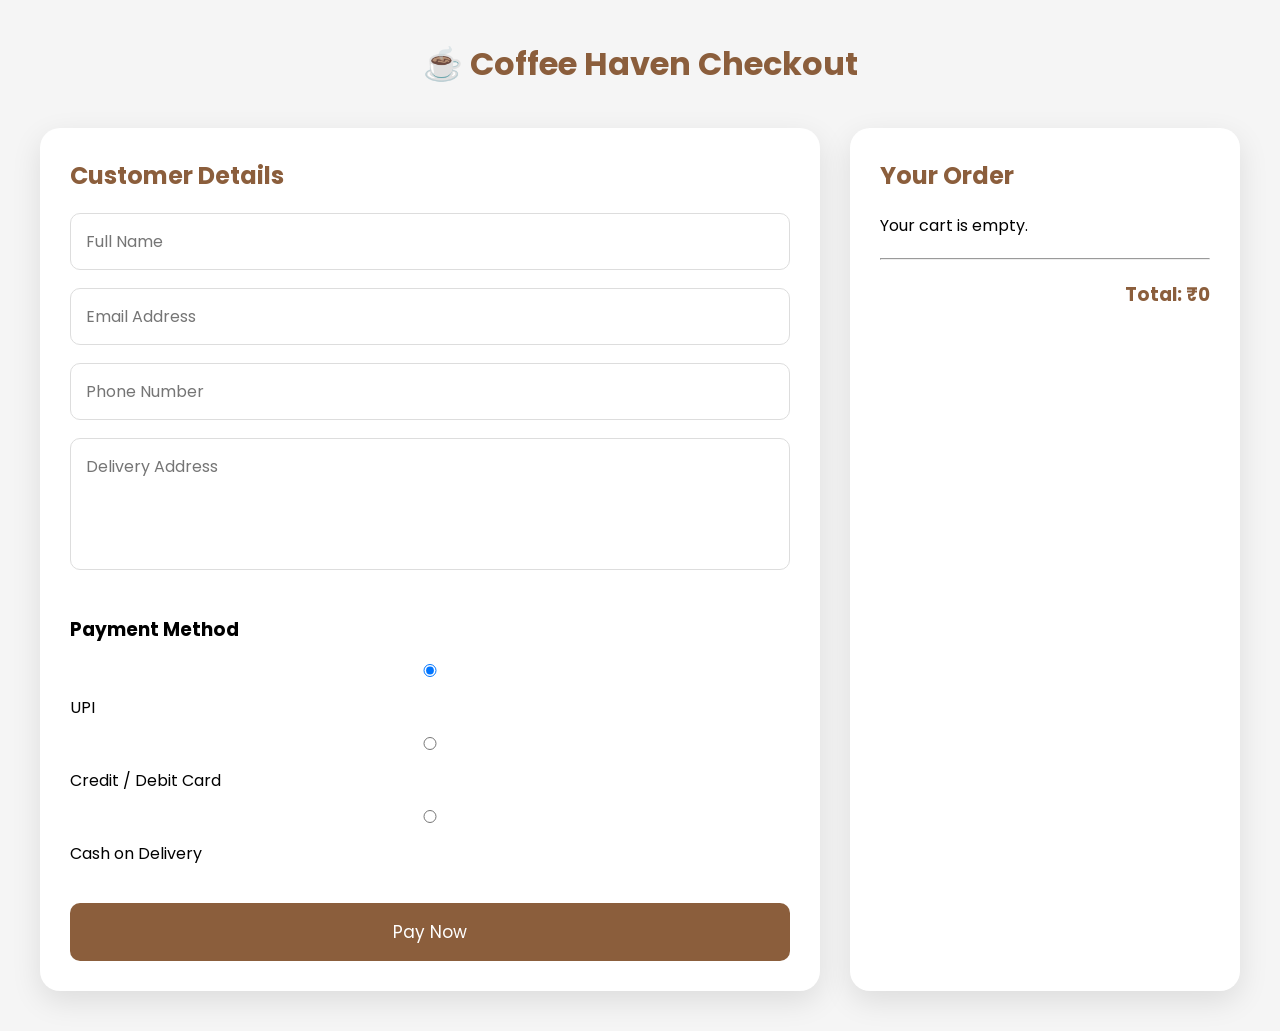
<file: checkout.html>
<!DOCTYPE html>
<html lang="en">

<head>

    <meta charset="UTF-8">

    <meta name="viewport" content="width=device-width, initial-scale=1.0">

    <title>Checkout | Coffee Haven</title>

    <link rel="stylesheet" href="checkout.css">

    <link rel="stylesheet"
        href="https://cdnjs.cloudflare.com/ajax/libs/font-awesome/6.7.2/css/all.min.css">

</head>

<body>

    <div class="checkout-container">

        <h1>☕ Coffee Haven Checkout</h1>

        <div class="checkout-grid">

            <!-- Customer Details -->

            <div class="customer-details">

                <h2>Customer Details</h2>

                <form id="checkoutForm">

                    <input
                        type="text"
                        id="name"
                        placeholder="Full Name"
                        required>

                    <input
                        type="email"
                        id="email"
                        placeholder="Email Address"
                        required>

                    <input
                        type="tel"
                        id="phone"
                        placeholder="Phone Number"
                        required>

                    <textarea
                        id="address"
                        rows="4"
                        placeholder="Delivery Address"
                        required></textarea>

                    <h3>Payment Method</h3>

                    <label>
                        <input
                            type="radio"
                            name="payment"
                            value="UPI"
                            checked>

                        UPI
                    </label>

                    <label>

                        <input
                            type="radio"
                            name="payment"
                            value="Card">

                        Credit / Debit Card

                    </label>

                    <label>

                        <input
                            type="radio"
                            name="payment"
                            value="Cash">

                        Cash on Delivery

                    </label>

                    <button type="submit">

                        Pay Now

                    </button>

                </form>

            </div>

            <!-- Order Summary -->

            <div class="order-summary">

                <h2>Your Order</h2>

                <div id="orderItems">

                </div>

                <hr>

                <h3>

                    Total:

                    ₹<span id="totalPrice">0</span>

                </h3>

            </div>

        </div>

    </div>

    <script src="checkout.js"></script>

</body>

</html>
</file>
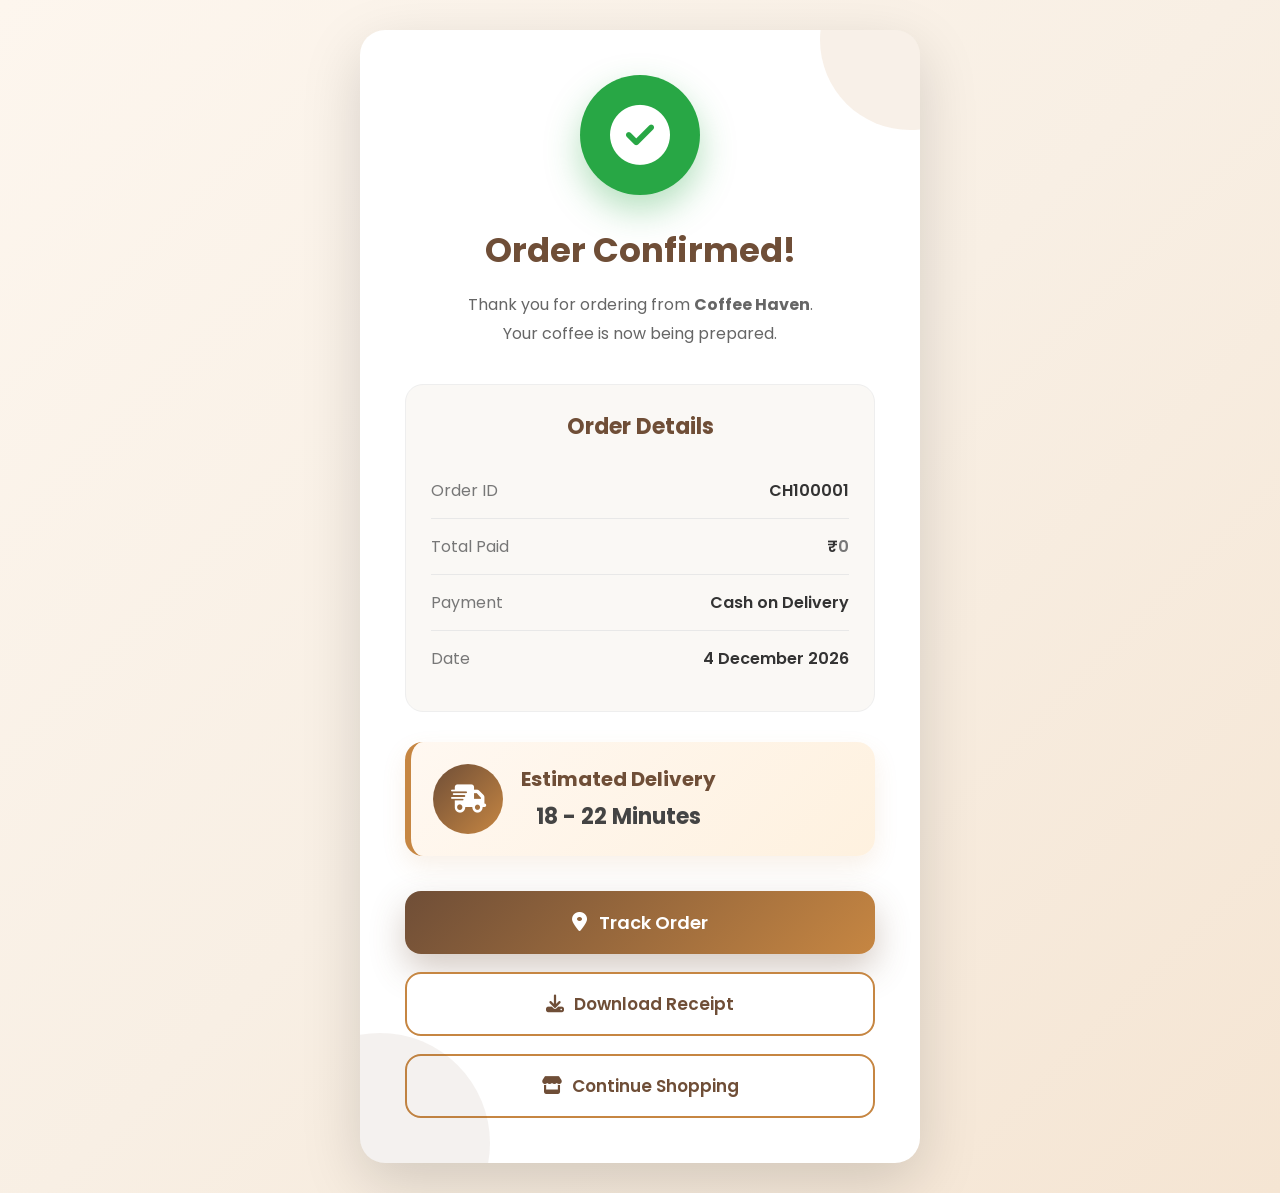
<file: success.html>
<!DOCTYPE html>
<html lang="en">
<head>
    <meta charset="UTF-8">
    <meta name="viewport" content="width=device-width, initial-scale=1.0">
    <title>Order Confirmed | Coffee Haven</title>

    <link rel="stylesheet" href="success.css">

    <!-- Font Awesome -->
    <link rel="stylesheet"
          href="https://cdnjs.cloudflare.com/ajax/libs/font-awesome/6.7.2/css/all.min.css">
</head>
<body>

<div class="success-container">

    <div class="success-card">

        <!-- Success Icon -->
        <div class="checkmark">
            <i class="fa-solid fa-circle-check"></i>
        </div>

        <h1>Order Confirmed!</h1>

        <p class="subtitle">
            Thank you for ordering from
            <strong>Coffee Haven</strong>.
            <br>
            Your coffee is now being prepared.
        </p>

        <!-- Order Details -->
        <div class="order-details">

            <h2>Order Details</h2>

            <div class="detail-row">
                <span>Order ID</span>
                <strong id="orderId"></strong>
            </div>

            <div class="detail-row">
                <span>Total Paid</span>
                <strong>₹<span id="orderTotal"></span></strong>
            </div>

            <div class="detail-row">
                <span>Payment</span>
                <strong id="paymentMethod"></strong>
            </div>

            <div class="detail-row">
                <span>Date</span>
                <strong id="orderDate"></strong>
            </div>

        </div>

        <!-- Delivery -->
        <div class="delivery-card">

            <div class="delivery-icon">
                <i class="fa-solid fa-truck-fast"></i>
            </div>

            <div>

                <h3>Estimated Delivery</h3>

                <p>18 - 22 Minutes</p>

            </div>

        </div>

        <!-- Buttons -->
        <div class="action-buttons">

            <a href="tracking.html" class="track-btn">
                <i class="fa-solid fa-location-dot"></i>
                Track Order
            </a>

            <button id="downloadReceipt" class="secondary-btn">
                <i class="fa-solid fa-download"></i>
                Download Receipt
            </button>

            <a href="index.html" class="secondary-btn">
                <i class="fa-solid fa-store"></i>
                Continue Shopping
            </a>

        </div>

    </div>

</div>

<script src="success.js"></script>

</body>
</html>
</file>
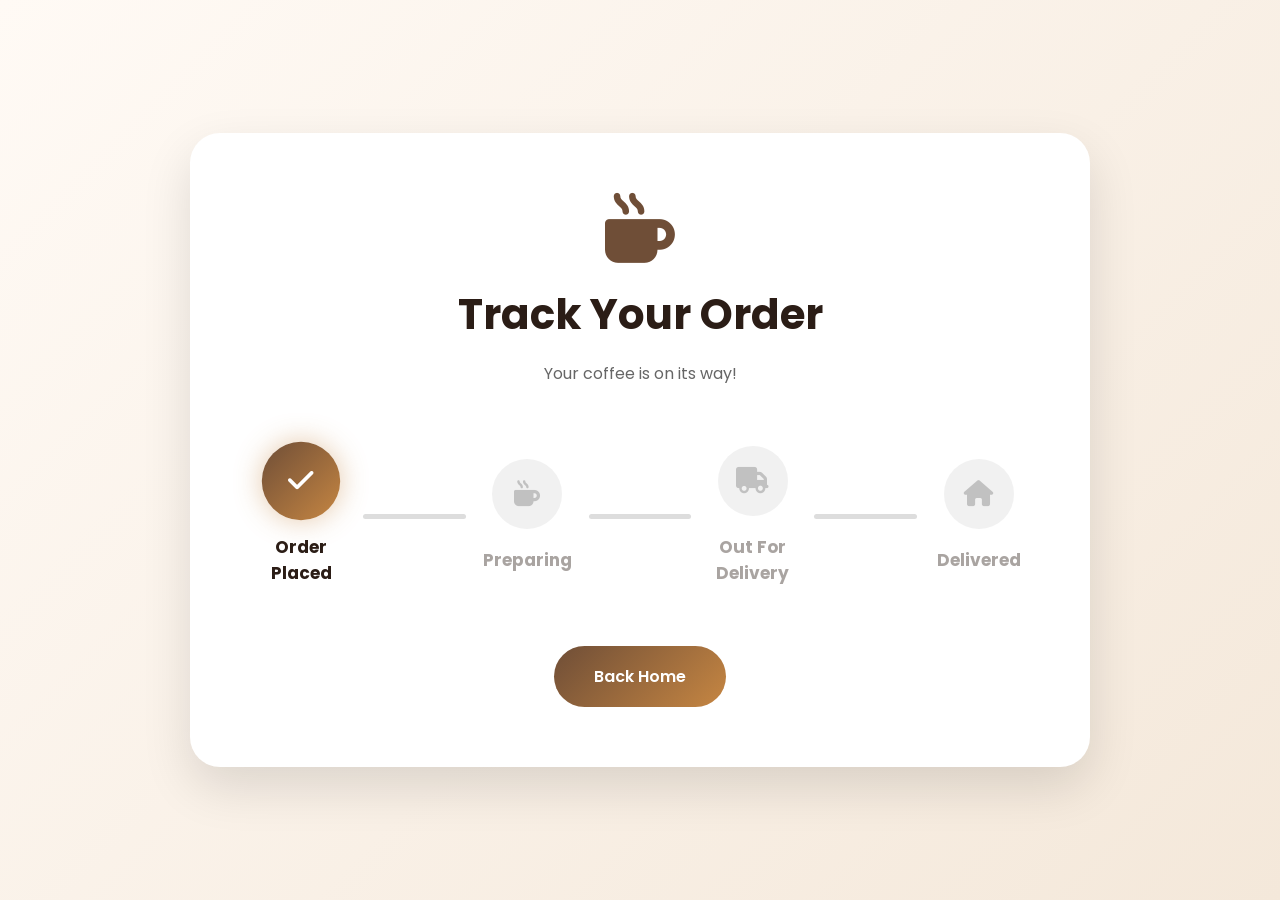
<file: tracking.html>
<!DOCTYPE html>
<html lang="en">
<head>
    <meta charset="UTF-8">
    <meta name="viewport" content="width=device-width, initial-scale=1.0">
    <title>Track Your Order | Coffee Haven</title>

    <link rel="stylesheet" href="style.css">

    <link rel="stylesheet"
    href="https://cdnjs.cloudflare.com/ajax/libs/font-awesome/6.7.2/css/all.min.css">
</head>

<body>

<section class="tracking-page">

    <div class="tracking-card">

        <i class="fa-solid fa-mug-hot tracking-icon"></i>

        <h1>Track Your Order</h1>

        <p>Your coffee is on its way!</p>

        <div class="timeline">

            <div class="step active">
                <div class="circle">
                    <i class="fa-solid fa-check"></i>
                </div>
                <h3>Order Placed</h3>
            </div>

            <div class="line"></div>

            <div class="step" id="prepare">
                <div class="circle">
                    <i class="fa-solid fa-mug-hot"></i>
                </div>
                <h3>Preparing</h3>
            </div>

            <div class="line"></div>

            <div class="step" id="delivery">
                <div class="circle">
                    <i class="fa-solid fa-truck"></i>
                </div>
                <h3>Out For Delivery</h3>
            </div>

            <div class="line"></div>

            <div class="step" id="done">
                <div class="circle">
                    <i class="fa-solid fa-house"></i>
                </div>
                <h3>Delivered</h3>
            </div>

        </div>

        <a href="index.html" class="primary-btn">
            Back Home
        </a>

    </div>

</section>

<script src="tracking.js"></script>

</body>
</html>
</file>
<file: checkout.css>
/* ===========================
   GOOGLE FONT
=========================== */

@import url('https://fonts.googleapis.com/css2?family=Poppins:wght@300;400;500;600;700;800&display=swap');

*{
    margin:0;
    padding:0;
    box-sizing:border-box;
    font-family:"Poppins",sans-serif;
}

body{

    background:#f5f5f5;

    min-height:100vh;

    padding:40px;

}

.checkout-container{

    max-width:1200px;

    margin:auto;

}

.checkout-container h1{

    text-align:center;

    margin-bottom:40px;

    color:#8B5E3C;

}

.checkout-grid{

    display:grid;

    grid-template-columns:2fr 1fr;

    gap:30px;

}

.customer-details,
.order-summary{

    background:white;

    padding:30px;

    border-radius:20px;

    box-shadow:0 10px 30px rgba(0,0,0,.1);

}

.customer-details h2,
.order-summary h2{

    margin-bottom:20px;

    color:#8B5E3C;

}

.customer-details input,
.customer-details textarea{

    width:100%;

    padding:15px;

    margin-bottom:18px;

    border:1px solid #ddd;

    border-radius:10px;

    outline:none;

    font-size:16px;

}

.customer-details textarea{

    resize:none;

}

.customer-details h3{

    margin:20px 0 15px;

}

.customer-details label{

    display:block;

    margin-bottom:12px;

    cursor:pointer;

}

.customer-details button{

    width:100%;

    margin-top:25px;

    padding:16px;

    background:#8B5E3C;

    color:white;

    border:none;

    border-radius:10px;

    cursor:pointer;

    font-size:17px;

    transition:.3s;

}

.customer-details button:hover{

    background:#6e482e;

}

.order-summary{

    position:sticky;

    top:30px;

}

.order-item{

    display:flex;

    justify-content:space-between;

    margin-bottom:15px;

    padding-bottom:12px;

    border-bottom:1px solid #eee;

}

.order-item:last-child{

    border:none;

}

hr{

    margin:20px 0;

}

.order-summary h3{

    color:#8B5E3C;

    text-align:right;

}

@media(max-width:900px){

.checkout-grid{

grid-template-columns:1fr;

}

body{

padding:20px;

}

.order-summary{

position:static;

}

}
</file>
<file: success.css>
@import url('https://fonts.googleapis.com/css2?family=Poppins:wght@300;400;500;600;700;800&display=swap');

*{
    margin:0;
    padding:0;
    box-sizing:border-box;
    font-family:'Poppins',sans-serif;
}

body{
    min-height:100vh;
    display:flex;
    justify-content:center;
    align-items:center;
    padding:30px;
    background:linear-gradient(135deg,#fdf6ee,#f8efe4,#f5e5d3);
    overflow-x:hidden;
}

.success-container{
    width:100%;
    display:flex;
    justify-content:center;
    align-items:center;
}

.success-card{
    width:100%;
    max-width:560px;
    background:#fff;
    border-radius:25px;
    padding:45px;
    text-align:center;
    box-shadow:0 20px 60px rgba(0,0,0,.15);
    animation:popup .6s ease;
    position:relative;
    overflow:hidden;
}

.success-card::before{
    content:"";
    position:absolute;
    top:-80px;
    right:-80px;
    width:180px;
    height:180px;
    background:rgba(198,134,66,.12);
    border-radius:50%;
}

.success-card::after{
    content:"";
    position:absolute;
    bottom:-90px;
    left:-90px;
    width:220px;
    height:220px;
    background:rgba(111,78,55,.08);
    border-radius:50%;
}

.checkmark{
    width:120px;
    height:120px;
    margin:auto;
    border-radius:50%;
    background:#28a745;
    color:white;
    display:flex;
    justify-content:center;
    align-items:center;
    font-size:60px;
    box-shadow:0 15px 35px rgba(40,167,69,.35);
    animation:bounce 1.5s infinite alternate;
}

.success-card h1{
    margin-top:30px;
    color:#6F4E37;
    font-size:34px;
}

.subtitle{
    margin-top:15px;
    color:#666;
    line-height:1.8;
    font-size:16px;
}

/* ======================================
        ORDER DETAILS
====================================== */

.order-details{
    margin-top:35px;
    padding:25px;
    background:#faf8f5;
    border-radius:18px;
    border:1px solid #eee;
    text-align:left;
}

.order-details h2{
    color:#6F4E37;
    font-size:22px;
    margin-bottom:20px;
    text-align:center;
}

.detail-row{
    display:flex;
    justify-content:space-between;
    align-items:center;
    padding:15px 0;
    border-bottom:1px solid #e8e8e8;
}

.detail-row:last-child{
    border-bottom:none;
}

.detail-row span{
    color:#777;
    font-size:16px;
}

.detail-row strong{
    color:#333;
    font-size:16px;
    font-weight:600;
}

/* ======================================
        DELIVERY CARD
====================================== */

.delivery-card{
    margin-top:30px;
    padding:22px;
    display:flex;
    align-items:center;
    gap:18px;
    background:linear-gradient(135deg,#fff8f1,#fef1df);
    border-radius:18px;
    border-left:6px solid #C68642;
    box-shadow:0 10px 25px rgba(198,134,66,.12);
}

.delivery-icon{
    width:70px;
    height:70px;
    border-radius:50%;
    background:linear-gradient(135deg,#6F4E37,#C68642);
    color:#fff;
    display:flex;
    justify-content:center;
    align-items:center;
    font-size:28px;
    flex-shrink:0;
}

.delivery-card h3{
    color:#6F4E37;
    font-size:20px;
    margin-bottom:6px;
}

.delivery-card p{
    color:#444;
    font-size:22px;
    font-weight:700;
}

/* ======================================
        ACTION BUTTONS
====================================== */

.action-buttons{
    margin-top:35px;
    display:flex;
    flex-direction:column;
    gap:18px;
}

/* ======================================
        TRACK ORDER BUTTON
====================================== */

.track-btn{
    width:100%;
    display:flex;
    justify-content:center;
    align-items:center;
    gap:12px;
    padding:18px;
    border-radius:16px;
    text-decoration:none;
    background:linear-gradient(135deg,#6F4E37,#C68642);
    color:#fff;
    font-size:18px;
    font-weight:600;
    box-shadow:0 15px 35px rgba(111,78,55,.30);
    transition:.35s ease;
}

.track-btn:hover{
    transform:translateY(-5px);
    box-shadow:0 20px 45px rgba(111,78,55,.40);
}

.track-btn i{
    font-size:20px;
    transition:.35s;
}

.track-btn:hover i{
    transform:translateX(6px);
}

/* ======================================
        SECONDARY BUTTONS
====================================== */

.secondary-btn{
    width:100%;
    display:flex;
    justify-content:center;
    align-items:center;
    gap:10px;
    padding:17px;
    border-radius:16px;
    border:2px solid #C68642;
    background:#fff;
    color:#6F4E37;
    text-decoration:none;
    font-size:17px;
    font-weight:600;
    cursor:pointer;
    transition:.35s ease;
}

.secondary-btn:hover{
    background:#C68642;
    color:#fff;
    transform:translateY(-3px);
}

.secondary-btn i{
    font-size:18px;
}

/* ======================================
        ANIMATIONS
====================================== */

@keyframes popup{

    from{
        opacity:0;
        transform:scale(.8);
    }

    to{
        opacity:1;
        transform:scale(1);
    }

}

@keyframes bounce{

    from{
        transform:translateY(0);
    }

    to{
        transform:translateY(-10px);
    }

}

/* ======================================
        RESPONSIVE DESIGN
====================================== */

@media(max-width:768px){

    body{
        padding:20px;
    }

    .success-card{
        padding:30px 22px;
    }

    .checkmark{
        width:90px;
        height:90px;
        font-size:45px;
    }

    .success-card h1{
        font-size:28px;
    }

    .subtitle{
        font-size:15px;
    }

    .order-details{
        padding:18px;
    }

    .order-details h2{
        font-size:20px;
    }

    .detail-row{
        flex-direction:column;
        align-items:flex-start;
        gap:8px;
    }

    .delivery-card{
        flex-direction:column;
        text-align:center;
    }

    .delivery-icon{
        width:60px;
        height:60px;
        font-size:24px;
    }

    .delivery-card p{
        font-size:20px;
    }

    .track-btn,
    .secondary-btn{
        font-size:16px;
        padding:15px;
    }

}

@media(max-width:480px){

    .success-card{
        border-radius:20px;
        padding:24px 18px;
    }

    .checkmark{
        width:80px;
        height:80px;
        font-size:40px;
    }

    .success-card h1{
        font-size:24px;
    }

}
</file>
<file: style.css>
/*========================================
        GOOGLE FONT
========================================*/

@import url('https://fonts.googleapis.com/css2?family=Poppins:wght@300;400;500;600;700;800&display=swap');

/*========================================
            RESET
========================================*/

*{
    margin:0;
    padding:0;
    box-sizing:border-box;
    transition:
    background-color .35s ease,
    color .35s ease,
    border-color .35s ease,
    box-shadow .35s ease;
}

html{
    scroll-behavior:smooth;
    scroll-padding-top:90px;
}

body{

    font-family:'Poppins',sans-serif;

    background:#fdf8f3;

    color:#2B1D16;

    overflow-x:hidden;

}

img{
    display:block;
    max-width:100%;
}

a{
    text-decoration:none;
}

ul{
    list-style:none;
}

button{

    border:none;

    background:none;

    cursor:pointer;

    font-family:inherit;

}

/*========================================
            VARIABLES
========================================*/

:root{

    --primary:#6F4E37;

    --secondary:#D4A373;

    --accent:#C68642;

    --light:#FFF8F2;

    --white:#ffffff;

    --dark:#2B1D16;

    --gray:#666;

}

/*========================================
            GLOBAL
========================================*/

.container{

    width:90%;

    max-width:1300px;

    margin:auto;

}

section{

    padding:120px 0;

}
/*========================================
                HEADER
========================================*/

header{

    position:fixed;

    top:0;
    left:0;

    width:100%;

    z-index:999;

    padding:18px 0;

    transition:
        background .4s ease,
        box-shadow .4s ease,
        backdrop-filter .4s ease;

}

/* Navbar after scrolling */
header.scrolled{

    background:rgba(255,255,255,.88);

    backdrop-filter:blur(18px);

    box-shadow:0 8px 30px rgba(0,0,0,.08);

}

/* Dark mode */
body.dark header.scrolled{

    background:rgba(20,20,20,.88);

}

/*========================================
                NAVBAR
========================================*/

.navbar{

    display:flex;

    justify-content:space-between;

    align-items:center;

    background:rgba(255,255,255,.55);

    backdrop-filter:blur(18px);

    border-radius:70px;

    padding:18px 40px;

    box-shadow:0 10px 30px rgba(0,0,0,.08);

}

/*========================================
                LOGO
========================================*/

.logo{

    display:flex;

    align-items:center;

    gap:12px;

    color:var(--primary);

    transition:.35s ease;

}

.logo:hover{

    transform:scale(1.08);

}

.logo i{

    font-size:34px;

}

.logo span{

    font-size:28px;

    font-weight:700;

}

/*========================================
                MENU
========================================*/

.nav-menu{

    display:flex;

    gap:35px;

}

.nav-menu a{

    color:var(--dark);

    font-weight:500;

    transition:.3s;

    position:relative;

}

.nav-menu a:hover{

    color:var(--primary);

}

.nav-menu .active{

    color:var(--accent);

}

.nav-menu a::after{

    content:"";

    position:absolute;

    left:0;

    bottom:-8px;

    width:0;

    height:3px;

    border-radius:50px;

    background:var(--accent);

    transition:.3s;

}

.nav-menu a:hover::after,

.nav-menu .active::after{

    width:100%;

}

/*========================================
            BUTTONS
========================================*/

.nav-buttons{

    display:flex;

    align-items:center;

    gap:18px;

}

.search-btn{

    width:48px;

    height:48px;

    border-radius:50%;

    background:white;

    box-shadow:0 5px 15px rgba(0,0,0,.08);

}

.search-btn i{

    color:var(--primary);

    font-size:18px;

}

.order-btn{

    padding:14px 30px;

    border-radius:40px;

    background:linear-gradient(
        135deg,
        var(--primary),
        var(--accent)
    );

    color:white;

    font-weight:600;

}

/*========================================
            MOBILE ICON
========================================*/

.hamburger{

    display:none;

    cursor:pointer;

}

.hamburger span{

    display:block;

    width:30px;

    height:3px;

    background:var(--primary);

    margin:6px;

    border-radius:50px;

}

/*========================================
            HERO
========================================*/

.hero{

    min-height:100vh;

    display:flex;

    align-items:center;

    padding-top:150px;

    background:linear-gradient(
        135deg,
        #fffaf5,
        #f7ede3
    );

}

.hero-container{

    display:grid;

    grid-template-columns:1fr 1fr;

    align-items:center;

    gap:70px;

}

.hero-tag{

    display:inline-block;

    padding:10px 22px;

    background:#f3e3d1;

    border-radius:50px;

    color:var(--accent);

    font-weight:600;

    margin-bottom:25px;

}

.hero h1{

    font-size:72px;

    line-height:1.1;

    margin-bottom:25px;

}

body.dark .hero h1{
    color:#ffffff;
}

.hero h1 span{

    color:var(--primary);

}

.hero p{

    font-size:18px;

    line-height:1.8;

    color:var(--gray);

    margin-bottom:40px;

}

.hero-buttons{

    display:flex;

    gap:20px;

    margin-bottom:55px;

}

.primary-btn{

    display:inline-flex;

    align-items:center;

    justify-content:center;

    padding:18px 40px;

    border-radius:60px;

    background:linear-gradient(
        135deg,
        var(--primary),
        var(--accent)
    );

    color:white;

    font-weight:600;

}

.secondary-btn{

    display:inline-flex;

    align-items:center;

    gap:12px;

    padding:18px 38px;

    border:2px solid var(--primary);

    border-radius:60px;

    color:var(--primary);

    font-weight:600;

}

.hero-stats{

    display:flex;

    gap:60px;

}

.hero-stats h3{

    font-size:34px;

    color:var(--primary);

}

.hero-stats span{

    color:var(--gray);

}

.hero-image{

    display:flex;

    justify-content:center;

    perspective:1000px;
}


.hero-image img{

    width:500px;

    animation: floatCoffee 4s ease-in-out infinite;

    transition:transform .15s linear;

    will-change:transform;

}

@keyframes floatCoffee{

    0%{

        transform:translateY(0px);

    }

    50%{

        transform:translateY(-20px);

    }

    100%{

        transform:translateY(0px);

    }

}

/*========================================
                ABOUT
========================================*/

.about{

    background:var(--light);

}

.about-container{

    display:grid;

    grid-template-columns:1fr 1fr;

    gap:80px;

    align-items:center;

}

.about-image{

    position:relative;

    display:flex;

    justify-content:center;

}

.about-image img{

    width:500px;

}

.experience-card{

    position:absolute;

    bottom:30px;

    right:20px;

    background:white;

    padding:20px 30px;

    border-radius:20px;

    box-shadow:0 15px 35px rgba(0,0,0,.08);

}

.experience-card h2{

    color:var(--primary);

    font-size:38px;

}

.section-tag{

    display:inline-block;

    background:#f3e3d1;

    color:var(--accent);

    padding:10px 22px;

    border-radius:50px;

    font-weight:600;

    margin-bottom:20px;

}

.about-content h2{

    font-size:48px;

    margin-bottom:25px;

}

.about-content p{

    color:var(--gray);

    line-height:1.9;

    margin-bottom:20px;

}

.about-features{

    display:grid;

    grid-template-columns:repeat(2,1fr);

    gap:20px;

    margin-top:40px;

}

.feature{

    display:flex;

    gap:15px;

    align-items:center;

    padding:20px;

    background:white;

    border-radius:20px;

    box-shadow:0 10px 25px rgba(0,0,0,.05);

}

.feature i{

    width:60px;

    height:60px;

    display:flex;

    justify-content:center;

    align-items:center;

    border-radius:50%;

    background:linear-gradient(
        135deg,
        var(--primary),
        var(--accent)
    );

    color:white;

    font-size:22px;

}

.feature h3{

    margin-bottom:6px;

}

.feature span{

    color:var(--gray);

    font-size:14px;

}

/*========================================
                MENU
========================================*/

.menu{

    background:#ffffff;

}

.section-heading{

    text-align:center;

    max-width:700px;

    margin:0 auto 70px;

}

.section-heading h2{

    font-size:46px;

    margin:20px 0;

}

.section-heading p{

    color:var(--gray);

    line-height:1.8;

}

.menu-grid{

    display:grid;

    grid-template-columns:repeat(auto-fit, minmax(260px, 1fr));

    gap:25px;

    margin-top:60px;

}

.menu-card{

    max-width:280px;

    width:100%;

    margin:0 auto;

    background:white;

    border-radius:24px;

    overflow:hidden;

    box-shadow:0 15px 35px rgba(0,0,0,.08);

    transition:
    transform .4s ease,
    box-shadow .4s ease;
    transform-style: preserve-3d;

    will-change: transform;

    cursor:pointer;

}

.menu-card:hover{

    transform:translateY(-12px);

    box-shadow:0 20px 45px rgba(0,0,0,.15);

}

.menu-image{

    position:relative;

}

.menu-image img{

    width:100%;

    height:170px;

    object-fit:cover;

    display:block;

}

.menu-badge{

    position:absolute;

    top:18px;

    left:18px;

    background:var(--primary);

    color:white;

    padding:8px 16px;

    border-radius:30px;

    font-size:14px;

}

.menu-content{

    padding:16px 18px;

}

.menu-content h3{

    font-size:20px;

    margin-bottom:8px;

}

.menu-content p{

    color:var(--gray);

    line-height:1.7;

    margin-bottom:25px;

}

.menu-footer{

    display:flex;

    justify-content:space-between;

    align-items:center;

}

.price{

    font-size:22px;

}

.add-btn{

    width:52px;

    height:52px;

    border-radius:50%;

    background:linear-gradient(
        135deg,
        var(--primary),
        var(--accent)
    );

    color:white;

    font-size:18px;

    transition:.3s;

}

.add-btn:hover{

    transform:rotate(90deg);

}

/*========================================
            FEATURED
========================================*/

.featured{

    background:var(--light);

}

.featured-container{

    display:grid;

    grid-template-columns:1fr 1fr;

    align-items:center;

    gap:80px;

}

.featured-image{

    display:flex;

    justify-content:center;

}

.featured-image img{

    width:500px;

}

.featured-content h2{

    font-size:48px;

    margin-bottom:25px;

}

.featured-content p{

    color:var(--gray);

    line-height:1.9;

    margin-bottom:35px;

}

.featured-list{

    margin-bottom:40px;

}

.featured-list li{

    display:flex;

    align-items:center;

    gap:15px;

    margin-bottom:18px;

    font-size:17px;

}

.featured-list i{

    color:var(--primary);

    font-size:20px;

}
@media (max-width: 992px){

    .menu-grid{

        grid-template-columns:repeat(2,280px);

    }

}

@media (max-width: 640px){

    .menu-grid{

        grid-template-columns:1fr;

    }

}

/*========================================
                GALLERY
========================================*/

.gallery{

    background:#ffffff;

}

.gallery-grid{

    display:grid;

    grid-template-columns:repeat(4,1fr);

    gap:22px;

    margin-top:60px;

}

@media (max-width:992px){

    .gallery-grid{

        grid-template-columns:repeat(2,1fr);

    }

}

@media (max-width:576px){

    .gallery-grid{

        grid-template-columns:1fr;

    }

}

.gallery-item{

    overflow:hidden;

    border-radius:24px;

    cursor:pointer;

    box-shadow:0 12px 30px rgba(0,0,0,.08);

    transition:.35s;

}

.gallery-item img{

    width:100%;

    height:280px;

    object-fit:cover;

    transition:.5s ease;

    display:block;

}
.gallery-item{

    overflow:hidden;

    border-radius:20px;

}

.gallery-item:hover img{

    transform:scale(1.12) rotate(2deg);

}

.gallery-item:hover{

    transform:translateY(-8px);

}

.gallery-item:hover img{

    transform:scale(1.08);

}

/*========================================
            TESTIMONIALS
========================================*/

.testimonials{

    background:var(--light);

}

.testimonial-grid{

    display:grid;

    grid-template-columns:repeat(2,1fr);

    gap:30px;

}

.testimonial-card{

    background:#fff;

    padding:30px;

    border-radius:24px;

    box-shadow:0 12px 30px rgba(0,0,0,.08);

    transition:.35s ease;

}
.testimonial-card:hover{

    transform:translateY(-10px);

    box-shadow:0 18px 35px rgba(0,0,0,.15);

}
.testimonial-card:hover{

    transform:translateY(-8px);

}

.customer-info{

    display:flex;

    align-items:center;

    gap:15px;

    margin-bottom:20px;

}

.customer-info img{

    width:70px;

    height:70px;

    border-radius:50%;

    object-fit:cover;

}

.customer-info h3{

    font-size:20px;

}

.customer-info span{

    color:var(--gray);

    font-size:14px;

}

.stars{

    color:#f7b500;

    font-size:22px;

    margin-bottom:18px;

    letter-spacing:2px;

}

.testimonial-card p{

    color:var(--gray);

    line-height:1.8;

}


@media (max-width:768px){

    .testimonial-grid{

        grid-template-columns:1fr;

    }

}

/*========================================
            CONTACT
========================================*/

.contact{

    background:#ffffff;

}

.contact-container{

    display:grid;

    grid-template-columns:1fr 1fr;

    gap:60px;

    margin-top:50px;

}

.contact-info{

    display:flex;

    flex-direction:column;

    gap:25px;

}

.info-box{

    display:flex;

    align-items:center;

    gap:20px;

    background:var(--light);

    padding:25px;

    border-radius:20px;

}

.info-box i{

    width:65px;

    height:65px;

    display:flex;

    justify-content:center;

    align-items:center;

    border-radius:50%;

    background:linear-gradient(
        135deg,
        var(--primary),
        var(--accent)
    );

    color:white;

    font-size:24px;

}

.info-box h3{

    margin-bottom:8px;

}

.info-box p{

    color:var(--gray);

}

.contact-form{

    background:var(--light);

    padding:35px;

    border-radius:25px;

}

.contact-form form{

    display:flex;

    flex-direction:column;

    gap:20px;

}

.contact-form input,

.contact-form textarea{

    width:100%;

    padding:16px;

    border:none;

    border-radius:12px;

    outline:none;

    font-family:inherit;

    font-size:16px;

}

.contact-form textarea{

    resize:none;

}
/*========================================
                FOOTER
========================================*/

.footer{

    background:#2B1D16;

    color:#ffffff;

    padding:80px 0 30px;

}

.footer-grid{

    display:grid;

    grid-template-columns:repeat(4,1fr);

    gap:40px;

}

.footer-column h3{

    margin-bottom:20px;

}

.footer-logo{

    display:flex;

    align-items:center;

    gap:10px;

    margin-bottom:20px;

}

.footer-column p{

    color:#d9d9d9;

    line-height:1.8;

}

.footer-column ul{

    padding:0;

}

.footer-column ul li{

    margin-bottom:12px;

}

.footer-column a{

    color:#d9d9d9;

    transition:.3s;

}

.footer-column a:hover{

    color:var(--secondary);

}

.social-icons{

    display:flex;

    gap:15px;

    margin-top:25px;

}

.social-icons a{

    width:45px;

    height:45px;

    display:flex;

    justify-content:center;

    align-items:center;

    border-radius:50%;

    background:rgba(255,255,255,.1);

    transition:.3s;

}

.social-icons a:hover{

    background:var(--secondary);

    color:#fff;

}

.newsletter{

    display:flex;

    flex-direction:column;

    gap:15px;

    margin-top:20px;

}

.newsletter input{

    padding:15px;

    border:none;

    border-radius:12px;

    outline:none;

}

.footer-bottom{

    text-align:center;

    margin-top:60px;

    padding-top:25px;

    border-top:1px solid rgba(255,255,255,.15);

}

/*========================================
        RESPONSIVE NAVBAR
========================================*/

@media (max-width:992px){

    .navbar{

        padding:18px 25px;

    }

    .nav-menu{

        position:fixed;

        top:90px;

        right:-100%;

        width:280px;

        background:#ffffff;

        flex-direction:column;

        gap:0;

        border-radius:20px;

        box-shadow:0 20px 40px rgba(0,0,0,.15);

        transition:.35s;

        overflow:hidden;

    }

    .nav-menu.active{

        right:20px;

    }

    .nav-menu li{

        width:100%;

    }

    .nav-menu a{

        display:block;

        padding:18px 25px;

    }

    .nav-buttons{
    display:flex;
    align-items:center;
    gap:10px;
}

#themeToggle,
#searchToggle{
    display:none;
}

/* Premium Circular Cart */
#cartBtn{
    width:58px;
    height:58px;
    padding:0;
    border:none;
    border-radius:50%;
    background:linear-gradient(135deg,#6F4E37,#C68642);
    display:flex;
    justify-content:center;
    align-items:center;
    gap:0;
    overflow:visible;
    position:relative;
    color:#fff;
    box-shadow:0 8px 20px rgba(111,78,55,.25);
}

#cartBtn i{
    font-size:22px;
    color:#fff;
}

/* Notification Badge */
#cartCount{
    position:absolute;
    top:-4px;
    right:-4px;

    min-width:20px;
    height:20px;
    padding:0 5px;

    border-radius:50px;

    background:#ff2d2d;
    color:#fff;

    border:2px solid #fff;

    display:flex;
    align-items:center;
    justify-content:center;

    font-size:11px;
    font-weight:700;

    box-shadow:0 4px 10px rgba(255,0,0,.35);

    transform:scale(0);
    transition:.25s ease;
}

#cartCount.show{
    transform:scale(1);
}

    .hamburger{

        display:block;

    }

}
/*========================================
        SCROLL TO TOP
========================================*/

#scrollTop{

    position:fixed;

    right:30px;

    bottom:30px;

    width:55px;

    height:55px;

    border:none;

    border-radius:50%;

    background:linear-gradient(
        135deg,
        var(--primary),
        var(--accent)
    );

    color:#fff;

    font-size:20px;

    cursor:pointer;

    display:flex;

    justify-content:center;

    align-items:center;

    box-shadow:0 12px 25px rgba(0,0,0,.2);

    opacity:0;

    visibility:hidden;

    transform:translateY(20px);

    transition:.35s;

    z-index:999;

}

#scrollTop.show{

    opacity:1;

    visibility:visible;

    transform:translateY(0);

}

#scrollTop:hover{

    transform:translateY(-5px);

}
/*========================================
        SCROLL ANIMATION
========================================*/

.reveal{

    opacity:0;

    transform:translateY(60px);

    transition:all .8s ease;

}

.reveal.active{

    opacity:1;

    transform:translateY(0);

}
/*========================================
        GLOBAL BUTTON
========================================*/

.btn{

    display:inline-block;

    padding:14px 32px;

    background:var(--primary);

    color:#fff;

    border-radius:50px;

    text-decoration:none;

    transition:.35s ease;

}

.btn:hover{

    transform:translateY(-4px);

}
/*========================================
            DARK MODE
========================================*/

body.dark{

    background:#18120f;
    color:#ffffff;

}

body.dark header{

    background:#18120f;

}

body.dark .navbar{

    background:rgba(30,30,30,.9);

}

body.dark .menu-card,
body.dark .testimonial-card,
body.dark .feature,
body.dark .contact-form,
body.dark .info-box{

    background:#2b2b2b;
    color:#ffffff;

}

body.dark p,
body.dark span{

    color:#d2d2d2;

}

body.dark .gallery,
body.dark .contact{

    background:#18120f;

}

body.dark .about,
body.dark .featured,
body.dark .testimonials{

    background:#221a16;

}

body.dark .footer{

    background:#111;

}
/*========================================
            PRELOADER
========================================*/

#preloader{

    position:fixed;

    inset:0;

    background:#fdf8f3;

    display:flex;

    flex-direction:column;

    justify-content:center;

    align-items:center;

    z-index:99999;

    transition:opacity .5s ease;

}

.loader{

    width:70px;

    height:70px;

    border:6px solid #ddd;

    border-top:6px solid var(--primary);

    border-radius:50%;

    animation:spin 1s linear infinite;

}

#preloader h2{

    margin-top:20px;

    color:var(--primary);

    font-size:28px;

}

@keyframes spin{

    from{

        transform:rotate(0deg);

    }

    to{

        transform:rotate(360deg);

    }

}

#preloader.hide{

    opacity:0;

    visibility:hidden;

}

/*========================================
        RESPONSIVE WEBSITE
========================================*/

/* ---------- Tablet ---------- */

@media (max-width:992px){

    .hero-container,
    .about-container,
    .featured-container,
    .contact-container{

        grid-template-columns:1fr;
        text-align:center;
        gap:60px;

    }

    .hero-image{
    order:2;
}

.hero-content{
    order:1;
}

.about-image,
.featured-image{
    order:-1;
}

    .hero h1{

        font-size:56px;

    }

    .about-content h2,
    .featured-content h2,
    .section-heading h2{

        font-size:38px;

    }

    .hero-stats{

        justify-content:center;

    }

    .about-features{

        grid-template-columns:repeat(2,1fr);

    }

    .footer-grid{

        grid-template-columns:repeat(2,1fr);

    }

}


/* ---------- Mobile ---------- */

@media (max-width:768px){

    section{

        padding:80px 0;

    }

    .hero{

        padding-top:130px;

    }

    .hero h1{

        font-size:42px;

    }

    .hero p{

        font-size:16px;

    }

    .hero-buttons{

        flex-direction:column;

    }

    .hero-stats{

        flex-direction:column;

        gap:25px;

    }

    .about-features{

        grid-template-columns:1fr;

    }

    .feature{

        justify-content:center;

        text-align:left;

    }

    .footer-grid{

        grid-template-columns:1fr;

        text-align:center;

    }

    .social-icons{

        justify-content:center;

    }

}


/* ---------- Small Mobile ---------- */

@media (max-width:480px){

    .navbar{

        padding:15px;

        border-radius:20px;

    }

    .logo span{

        font-size:22px;

    }

    .hero h1{

        font-size:34px;

    }

    .section-heading h2{

        font-size:30px;

    }

    .about-content h2,
    .featured-content h2{

        font-size:30px;

    }

    .primary-btn,
    .secondary-btn{
    width:100%;
    justify-content:center;
}
    

}

/*==============================
        GOOGLE MAP
==============================*/

.map-section{
    padding:80px 0;
}

.map-section iframe{
    width:100%;
    height:450px;
    border:none;
    border-radius:20px;
    box-shadow:0 10px 30px rgba(0,0,0,.15);
}


/* ===========================
        DARK MODE
=========================== */

body.dark{
    background:#181818;
    color:#ffffff;
}

/* Main Sections */
body.dark .hero,
body.dark .about,
body.dark .menu,
body.dark .featured,
body.dark .gallery,
body.dark .testimonials,
body.dark .contact,
body.dark .map-section,
body.dark footer{
    background:#181818;
}

/* Navbar */
body.dark .navbar{
    background:#222;
}

/* Headings */
body.dark h1,
body.dark h2,
body.dark h3,
body.dark h4,
body.dark h5,
body.dark h6{
    color:#ffffff;
}

/* Paragraphs */
body.dark p{
    color:#d0d0d0;
}

/* Navigation Links */
body.dark .nav-links a{
    color:#ffffff;
}

body.dark .nav-links a:hover{
    color:#c68b59;
}

/* Cards */
body.dark .menu-card,
body.dark .testimonial-card,
body.dark .feature,
body.dark .contact-form,
body.dark .info-box{
    background:#2a2a2a;
    color:#ffffff;
}

/* Inputs */
body.dark input,
body.dark textarea{
    background:#333;
    color:#fff;
    border:1px solid #555;
}

/* Placeholder */
body.dark input::placeholder,
body.dark textarea::placeholder{
    color:#aaa;
}

/*==============================
        MENU SEARCH
==============================*/

.search-box{

    max-width:450px;

    margin:40px auto;

    display:none;

}

.search-box.active{

    display:block;

}

.search-box input{

    width:100%;

    padding:16px 22px;

    border-radius:40px;

    border:2px solid #c68b59;

    outline:none;

    font-size:17px;

}

body.dark .search-box input{

    background:#2b2b2b;

    color:#fff;

    border-color:#c68b59;

}
/* ==========================
        SHOPPING CART
========================== */

.cart-sidebar{

    position:fixed;

    top:0;

    right:-400px;

    width:350px;

    height:100%;

    background:#fff;

    box-shadow:-5px 0 20px rgba(0,0,0,.2);

    transition:.4s;

    z-index:9999;

    display:flex;

    flex-direction:column;

}

.cart-sidebar.active{

    right:0;

}

.cart-header{

    display:flex;

    justify-content:space-between;

    align-items:center;

    padding:20px;

    border-bottom:1px solid #ddd;

}

.cart-items{

    flex:1;

    overflow:auto;

    padding:20px;

}

.cart-item{

    display:flex;

    justify-content:space-between;

    margin-bottom:15px;

}

.cart-footer{

    padding:20px;

    border-top:1px solid #ddd;

}

#checkoutBtn{

    width:100%;

    padding:15px;

    border:none;

    border-radius:8px;

    background:#8B5E3C;

    color:#fff;

    cursor:pointer;

}

#cartCount{

    background:red;

    color:white;

    border-radius:50%;

    padding:2px 8px;

    margin-left:6px;

    font-size:12px;

}

body.dark .cart-sidebar{

    background:#222;

    color:white;

}


.add-cart{

    background:#8B5E3C;

    color:white;

    border:none;

    padding:10px 18px;

    border-radius:8px;

    cursor:pointer;

    transition:.3s;

}

.add-cart:hover{

    background:#6f472b;

}

.remove-item{

    background:red;

    color:white;

    border:none;

    padding:6px 10px;

    border-radius:5px;

    cursor:pointer;

}

.cart-item{

    display:flex;

    justify-content:space-between;

    align-items:flex-start;

    padding:15px 0;

    border-bottom:1px solid #ddd;

}

.cart-info h4{

    margin-bottom:5px;

}

.qty-controls{

    display:flex;

    align-items:center;

    gap:10px;

    margin:10px 0;

}

.qty-controls button{

    width:30px;

    height:30px;

    border:none;

    border-radius:50%;

    background:#8B5E3C;

    color:white;

    cursor:pointer;

    font-size:18px;

}

.delete-item{

    border:none;

    background:none;

    font-size:20px;

    cursor:pointer;

}

.cart-item strong{

    color:#8B5E3C;

}

body.dark .cart-item{

    border-color:#444;

}

/* ==========================
      PRODUCT MODAL
========================== */

.product-modal{

    position:fixed;

    inset:0;

    background:rgba(0,0,0,.7);

    display:none;

    justify-content:center;

    align-items:center;

    z-index:10000;

}

.product-modal.active{

    display:flex;

}

.modal-content{

    width:90%;

    max-width:900px;

    background:white;

    border-radius:20px;

    display:grid;

    grid-template-columns:1fr 1fr;

    overflow:hidden;

    animation:zoom .3s;

}

.modal-content img{

    width:100%;

    height:100%;

    object-fit:cover;

}

.modal-details{

    padding:35px;

}

.modal-details h2{

    margin-bottom:10px;

}

.modal-details h3{

    color:#8B5E3C;

    margin-top:20px;

}

.rating{

    color:gold;

    margin:15px 0;

}

.close-modal{

    position:absolute;

    right:25px;

    top:25px;

    width:45px;

    height:45px;

    border:none;

    border-radius:50%;

    font-size:24px;

    cursor:pointer;

}

@keyframes zoom{

    from{

        transform:scale(.8);

        opacity:0;

    }

    to{

        transform:scale(1);

        opacity:1;

    }

}

body.dark .modal-content{

    background:#222;

    color:white;

}

@media(max-width:768px){

.modal-content{

grid-template-columns:1fr;

}

}

/*=========================
       WISHLIST
==========================*/

.wishlist-btn{

    width:45px;

    height:45px;

    border:none;

    border-radius:50%;

    background:#eee;

    cursor:pointer;

    transition:.3s;

}

.wishlist-btn i{

    font-size:18px;

}

.wishlist-btn.active{

    background:#ff4d6d;

    color:white;

}

.wishlist-btn:hover{

    transform:scale(1.1);

}

body.dark .wishlist-btn{

    background:#444;

    color:white;

}

body.dark .wishlist-btn.active{

    background:#ff4d6d;

}

/*=========================
     FILTER BUTTONS
==========================*/

.filter-buttons{

display:flex;

justify-content:center;

gap:15px;

margin:35px 0;

flex-wrap:wrap;

}

.filter-btn{

padding:12px 25px;

border:none;

border-radius:30px;

cursor:pointer;

background:#eee;

transition:.3s;

}

.filter-btn.active{

background:#8B5E3C;

color:white;

}

body.dark .filter-btn{

background:#333;

color:white;

}

/* ===============================
   Premium Button Animation
================================ */

.primary-btn,
.secondary-btn,
.order-btn{

    position:relative;

    overflow:hidden;

}

.primary-btn::before,
.secondary-btn::before,
.order-btn::before{

    content:"";

    position:absolute;

    top:0;

    left:-120%;

    width:100%;

    height:100%;

    background:rgba(255,255,255,.25);

    transform:skewX(-25deg);

}

.primary-btn:hover::before,
.secondary-btn:hover::before,
.order-btn:hover::before{

    left:120%;

    transition:.6s;

}

.primary-btn:hover,
.secondary-btn:hover,
.order-btn:hover{

    transform:translateY(-4px);

}

/* ========================================
        PREMIUM BUTTON ANIMATION
======================================== */

.primary-btn,
.secondary-btn,
.order-btn,
.add-cart{

    position:relative;

    overflow:hidden;

    transition:all .35s ease;

}

.primary-btn::before,
.secondary-btn::before,
.order-btn::before,
.add-cart::before{

    content:"";

    position:absolute;

    top:0;

    left:-130%;

    width:70%;

    height:100%;

    background:rgba(255,255,255,.35);

    transform:skewX(-25deg);

    transition:left .6s ease;

}

.primary-btn:hover::before,
.secondary-btn:hover::before,
.order-btn:hover::before,
.add-cart:hover::before{

    left:150%;

}

.primary-btn:hover,
.secondary-btn:hover,
.order-btn:hover,
.add-cart:hover{

    transform:translateY(-4px) scale(1.03);

    box-shadow:0 12px 30px rgba(0,0,0,.15);

}

/*========================================
        GALLERY LIGHTBOX
========================================*/

.lightbox{

    position:fixed;

    inset:0;

    background:rgba(0,0,0,.92);

    display:flex;

    justify-content:center;

    align-items:center;

    opacity:0;

    visibility:hidden;

    transition:.35s;

    z-index:99999;

}

.lightbox.active{

    opacity:1;

    visibility:visible;

}

.lightbox img{

    max-width:85%;

    max-height:80vh;

    border-radius:20px;

    box-shadow:0 20px 60px rgba(0,0,0,.4);

}

.close-lightbox{

    position:absolute;

    top:25px;

    right:35px;

    font-size:45px;

    color:white;

    cursor:pointer;

}

.lightbox-btn{

    position:absolute;

    width:55px;

    height:55px;

    border-radius:50%;

    background:rgba(255,255,255,.15);

    color:white;

    font-size:20px;

    backdrop-filter:blur(10px);

}

.lightbox-btn:hover{

    background:var(--accent);

}

.prev{

    left:40px;

}

.next{

    right:40px;

}

@media(max-width:768px){

    .prev{

        left:15px;

    }

    .next{

        right:15px;

    }

}

/*========================================
        ORDER TRACKING
========================================*/

.tracking-page{

    min-height:100vh;

    display:flex;

    justify-content:center;

    align-items:center;

    background:linear-gradient(135deg,#fffaf5,#f4e8da);

    padding:40px;

}

.tracking-card{

    width:100%;

    max-width:900px;

    background:#fff;

    padding:60px;

    border-radius:30px;

    text-align:center;

    box-shadow:0 20px 50px rgba(0,0,0,.12);

}

.tracking-icon{

    font-size:70px;

    color:var(--primary);

    margin-bottom:20px;

}

.tracking-card h1{

    font-size:42px;

    margin-bottom:15px;

}

.tracking-card p{

    color:#666;

    margin-bottom:60px;

}

.timeline{

    display:flex;

    justify-content:space-between;

    align-items:center;

    margin-bottom:60px;

}

.step{

    display:flex;

    flex-direction:column;

    align-items:center;

    flex:1;

    opacity:.4;

    transition:.4s;

}

.step.active{

    opacity:1;

}

.circle{

    width:70px;

    height:70px;

    border-radius:50%;

    display:flex;

    justify-content:center;

    align-items:center;

    background:#ddd;

    color:#666;

    font-size:26px;

    transition:.4s;

}

.step.active .circle{

    background:linear-gradient(
        135deg,
        var(--primary),
        var(--accent)
    );

    color:#fff;

    transform:scale(1.12);

    box-shadow:0 0 25px rgba(198,134,66,.45);

}

.step h3{

    margin-top:18px;

    font-size:17px;

}


.line{

    height:5px;

    flex:1;

    background:#ddd;

    margin:0 10px;

    border-radius:20px;

    position:relative;

    overflow:hidden;

}

.line::after{

    content:"";

    position:absolute;

    left:0;

    top:0;

    width:0;

    height:100%;

    background:linear-gradient(
        90deg,
        var(--primary),
        var(--accent)
    );

    transition:1s;

}

.line.active::after{

    width:100%;

}

@media(max-width:768px){

    .tracking-card{

        padding:40px 25px;

    }

    .timeline{

        flex-direction:column;

        gap:30px;

    }

    .line{
        width:5px;

        height:60px;

    }

}
@media (max-width:480px){

    #cartBtn{
        width:54px !important;
        height:54px !important;
        min-width:54px !important;
        padding:0 !important;
    }

    #cartBtn .cart-text{
        display:none;
    }

}
@media (max-width:992px){

    #cartBtn .cart-text{
        display:none;
    }

    #cartBtn{
        width:58px;
        height:58px;
        min-width:58px;
        padding:0;
    }

}
</file>
